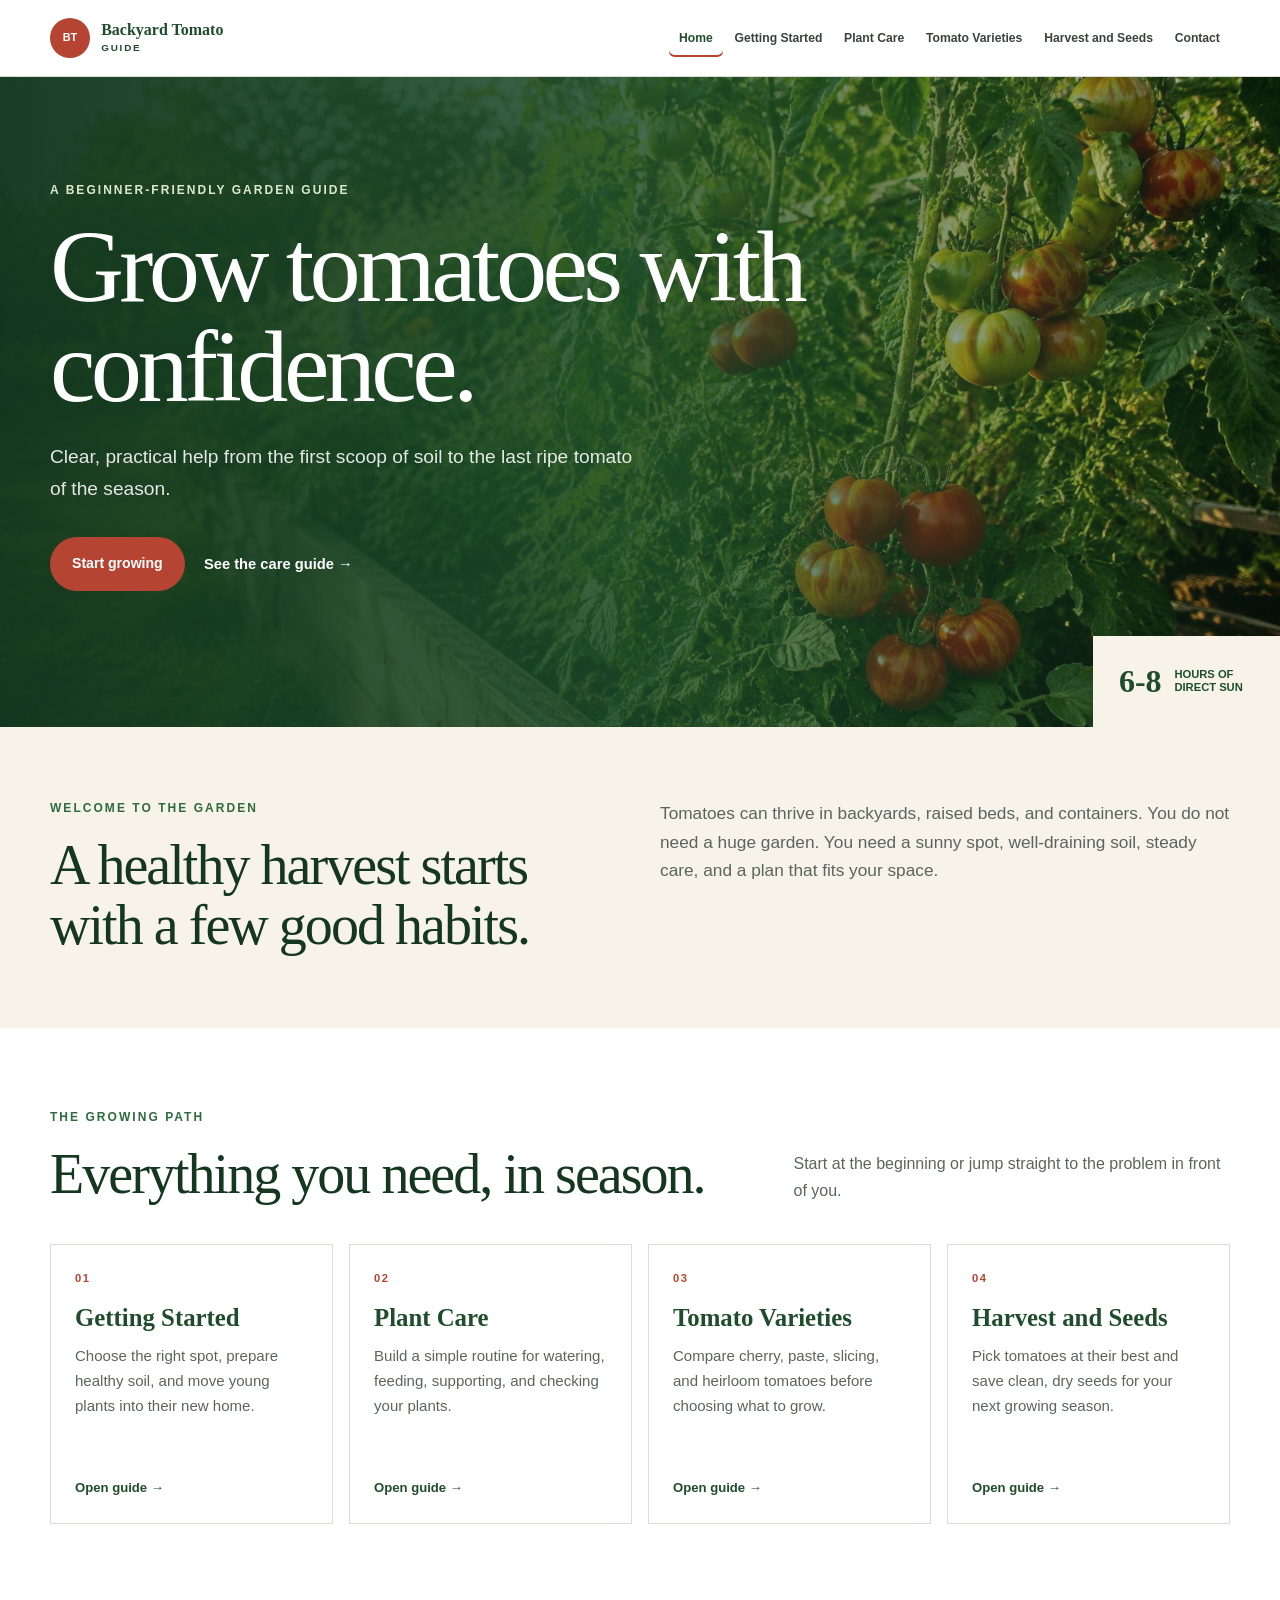
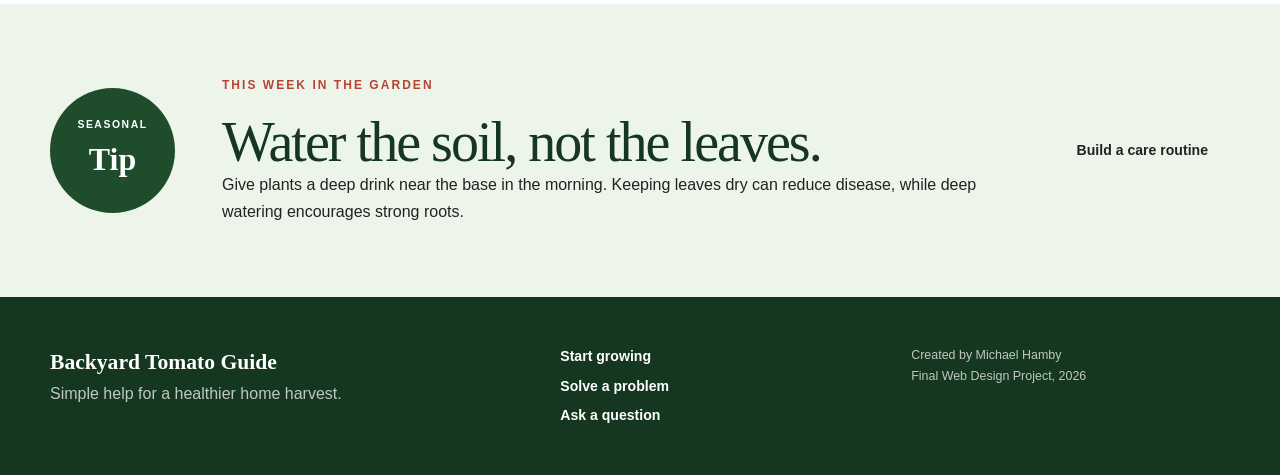
<file: index.html>
<!DOCTYPE html>
<html lang="en">
<head>
  <!-- Student Name: Michael Hamby | File Name: index.html | Current Date: 08/07/2026 -->
  <meta charset="utf-8">
  <meta name="viewport" content="width=device-width, initial-scale=1">
  <meta name="description" content="A beginner-friendly guide to growing, caring for, harvesting, and saving seeds from backyard tomatoes.">
  <title>Backyard Tomato Guide</title>
  <link rel="stylesheet" href="styles.css">
</head>
<body>
  <a class="skip-link" href="#main-content">Skip to main content</a>
  <header class="site-header"><div class="container nav-wrap">
    <a class="brand" href="index.html"><span class="brand-mark">BT</span><span class="brand-text">Backyard Tomato<small>Guide</small></span></a>
    <button class="menu-button" type="button" aria-expanded="false" aria-controls="site-navigation"><span class="menu-icon"><span></span><span></span><span></span></span>Menu</button>
    <nav class="site-nav" id="site-navigation" aria-label="Main navigation">
      <a class="active" href="index.html">Home</a><a href="getting-started.html">Getting Started</a><a href="plant-care.html">Plant Care</a><a href="varieties.html">Tomato Varieties</a><a href="harvest-seeds.html">Harvest and Seeds</a><a href="contact.html">Contact</a>
    </nav>
  </div></header>
  <main id="main-content">
    <section class="hero"><div class="container hero-content"><p class="eyebrow light">A beginner-friendly garden guide</p><h1>Grow tomatoes with confidence.</h1><p class="hero-lede">Clear, practical help from the first scoop of soil to the last ripe tomato of the season.</p><div class="button-row"><a class="button button-primary" href="getting-started.html">Start growing</a><a class="text-link" href="plant-care.html">See the care guide →</a></div></div><div class="hero-fact"><strong>6-8</strong><span>hours of direct sun</span></div></section>
    <section class="intro"><div class="container intro-grid"><div><p class="eyebrow">Welcome to the garden</p><h2>A healthy harvest starts with a few good habits.</h2></div><p class="large-copy">Tomatoes can thrive in backyards, raised beds, and containers. You do not need a huge garden. You need a sunny spot, well-draining soil, steady care, and a plan that fits your space.</p></div></section>
    <section class="section"><div class="container"><div class="section-heading split-heading"><div><p class="eyebrow">The growing path</p><h2>Everything you need, in season.</h2></div><p>Start at the beginning or jump straight to the problem in front of you.</p></div><div class="guide-grid">
      <article class="guide-card"><span class="number">01</span><h3>Getting Started</h3><p>Choose the right spot, prepare healthy soil, and move young plants into their new home.</p><a href="getting-started.html">Open guide →</a></article>
      <article class="guide-card"><span class="number">02</span><h3>Plant Care</h3><p>Build a simple routine for watering, feeding, supporting, and checking your plants.</p><a href="plant-care.html">Open guide →</a></article>
      <article class="guide-card"><span class="number">03</span><h3>Tomato Varieties</h3><p>Compare cherry, paste, slicing, and heirloom tomatoes before choosing what to grow.</p><a href="varieties.html">Open guide →</a></article>
      <article class="guide-card"><span class="number">04</span><h3>Harvest and Seeds</h3><p>Pick tomatoes at their best and save clean, dry seeds for your next growing season.</p><a href="harvest-seeds.html">Open guide →</a></article>
    </div></div></section>
    <section class="seasonal"><div class="container seasonal-grid"><div class="tip-circle"><small>Seasonal</small><strong>Tip</strong></div><div><p class="eyebrow red">This week in the garden</p><h2>Water the soil, not the leaves.</h2><p>Give plants a deep drink near the base in the morning. Keeping leaves dry can reduce disease, while deep watering encourages strong roots.</p></div><a class="button" href="plant-care.html">Build a care routine</a></div></section>
  </main>
  <footer class="site-footer"><div class="container footer-grid"><div><p class="footer-brand">Backyard Tomato Guide</p><p>Simple help for a healthier home harvest.</p></div><div class="footer-links"><a href="getting-started.html">Start growing</a><a href="plant-care.html">Solve a problem</a><a href="contact.html">Ask a question</a></div><p class="copyright">Created by Michael Hamby<br>Final Web Design Project, 2026</p></div></footer>
  <script src="script.js"></script>
</body>
</html>
</file>
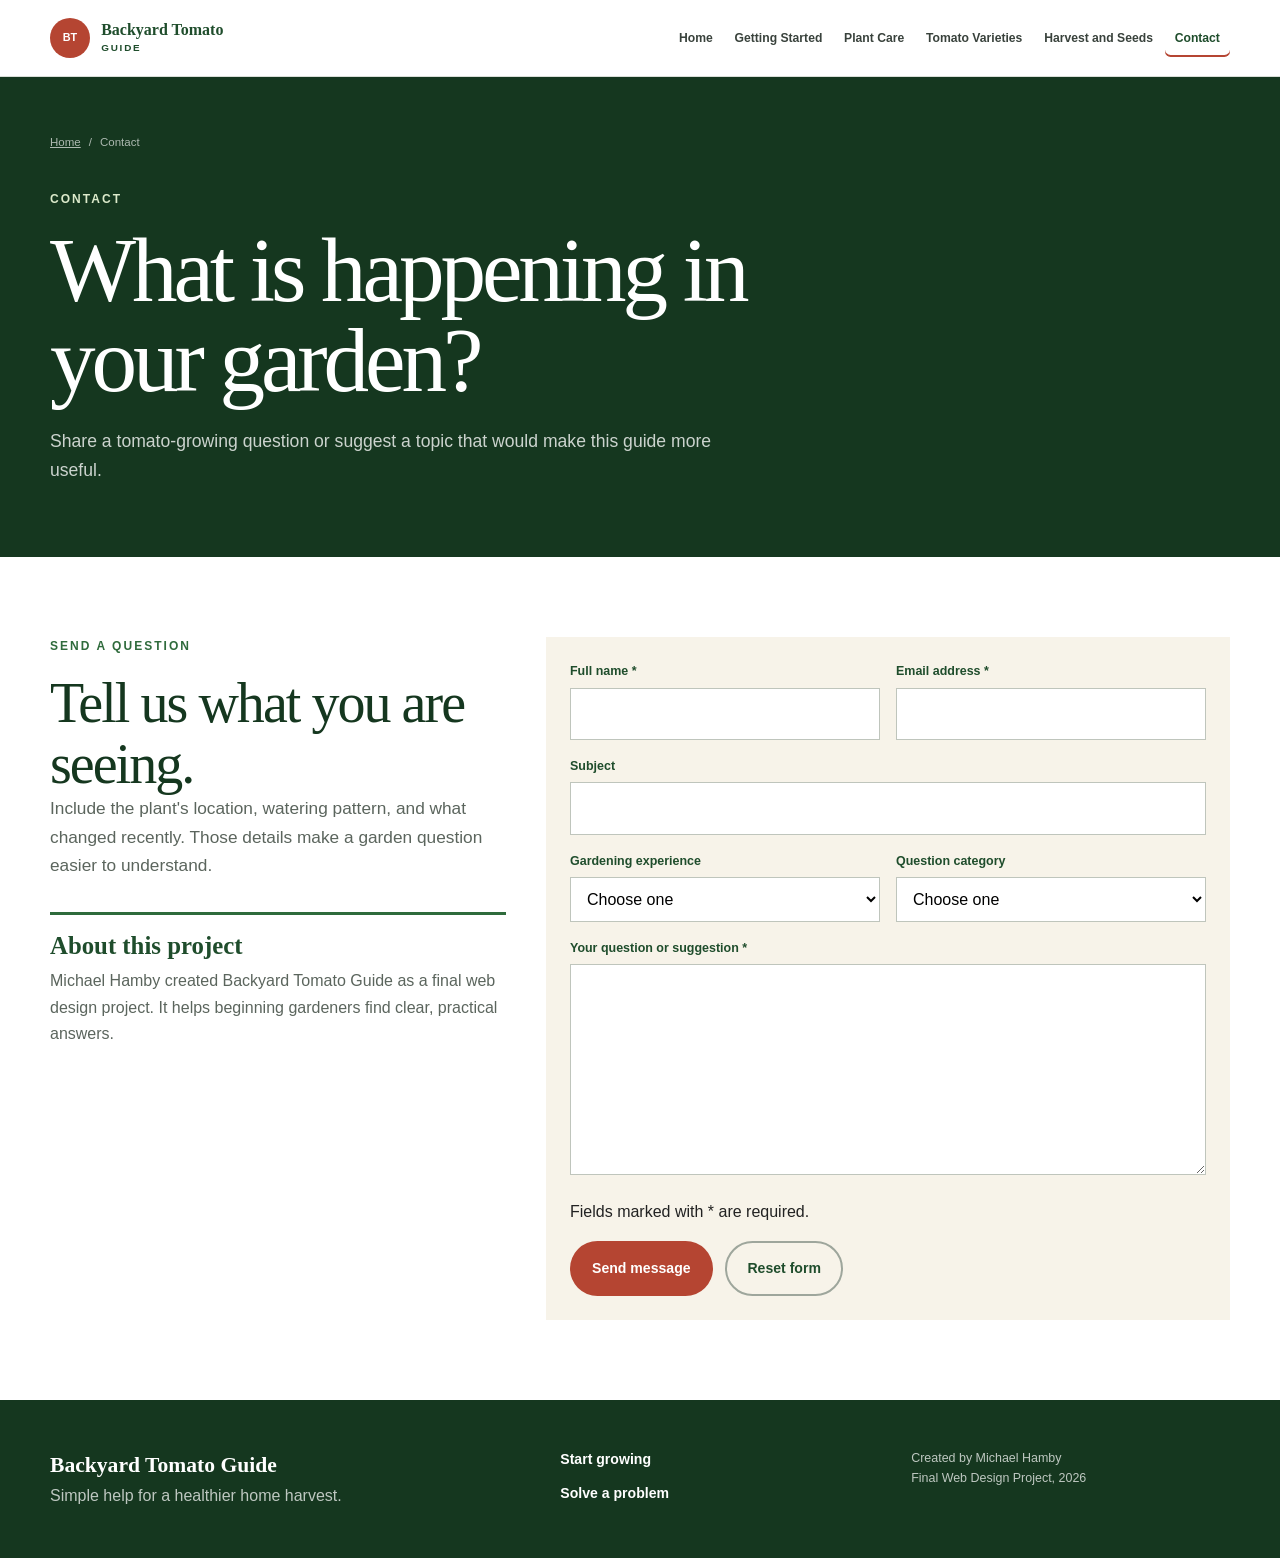
<file: contact.html>
<!DOCTYPE html><html lang="en"><head>
  <!-- Student Name: Michael Hamby | File Name: contact.html | Current Date: 08/07/2026 -->
  <meta charset="utf-8"><meta name="viewport" content="width=device-width, initial-scale=1"><meta name="description" content="Submit a tomato-growing question or suggestion for the Backyard Tomato Guide."><title>Contact | Backyard Tomato Guide</title><link rel="stylesheet" href="styles.css">
</head><body><a class="skip-link" href="#main-content">Skip to main content</a>
<header class="site-header"><div class="container nav-wrap"><a class="brand" href="index.html"><span class="brand-mark">BT</span><span class="brand-text">Backyard Tomato<small>Guide</small></span></a><button class="menu-button" type="button" aria-expanded="false" aria-controls="site-navigation"><span class="menu-icon"><span></span><span></span><span></span></span>Menu</button><nav class="site-nav" id="site-navigation" aria-label="Main navigation"><a href="index.html">Home</a><a href="getting-started.html">Getting Started</a><a href="plant-care.html">Plant Care</a><a href="varieties.html">Tomato Varieties</a><a href="harvest-seeds.html">Harvest and Seeds</a><a class="active" href="contact.html">Contact</a></nav></div></header>
<main id="main-content"><section class="page-hero"><div class="container"><div class="breadcrumbs"><a href="index.html">Home</a><span>/</span><span>Contact</span></div><p class="eyebrow light">Contact</p><h1>What is happening in your garden?</h1><p>Share a tomato-growing question or suggest a topic that would make this guide more useful.</p></div></section>
<section class="section"><div class="container contact-layout"><div><p class="eyebrow">Send a question</p><h2>Tell us what you are seeing.</h2><p class="large-copy">Include the plant's location, watering pattern, and what changed recently. Those details make a garden question easier to understand.</p><aside class="about-project"><h3>About this project</h3><p>Michael Hamby created Backyard Tomato Guide as a final web design project. It helps beginning gardeners find clear, practical answers.</p></aside></div>
<form class="contact-form"><div class="form-grid"><div class="field"><label for="name">Full name *</label><input id="name" name="name" required autocomplete="name"></div><div class="field"><label for="email">Email address *</label><input id="email" name="email" type="email" required autocomplete="email"></div></div><div class="field"><label for="subject">Subject</label><input id="subject" name="subject"></div><div class="form-grid"><div class="field"><label for="experience">Gardening experience</label><select id="experience" name="experience"><option value="">Choose one</option><option>New gardener</option><option>One to two seasons</option><option>Experienced gardener</option></select></div><div class="field"><label for="category">Question category</label><select id="category" name="category"><option value="">Choose one</option><option>Getting started</option><option>Plant care</option><option>Varieties</option><option>Harvest or seeds</option><option>Website suggestion</option></select></div></div><div class="field"><label for="message">Your question or suggestion *</label><textarea id="message" name="message" rows="7" required></textarea></div><p>Fields marked with * are required.</p><div class="form-actions"><button class="button button-primary" type="submit">Send message</button><button class="button reset-button" type="reset">Reset form</button></div><p class="form-status" role="status">Thank you. This demonstration form works, but it does not send information to a server.</p></form>
</div></section></main>
<footer class="site-footer"><div class="container footer-grid"><div><p class="footer-brand">Backyard Tomato Guide</p><p>Simple help for a healthier home harvest.</p></div><div class="footer-links"><a href="getting-started.html">Start growing</a><a href="plant-care.html">Solve a problem</a></div><p class="copyright">Created by Michael Hamby<br>Final Web Design Project, 2026</p></div></footer><script src="script.js"></script></body></html>
</file>
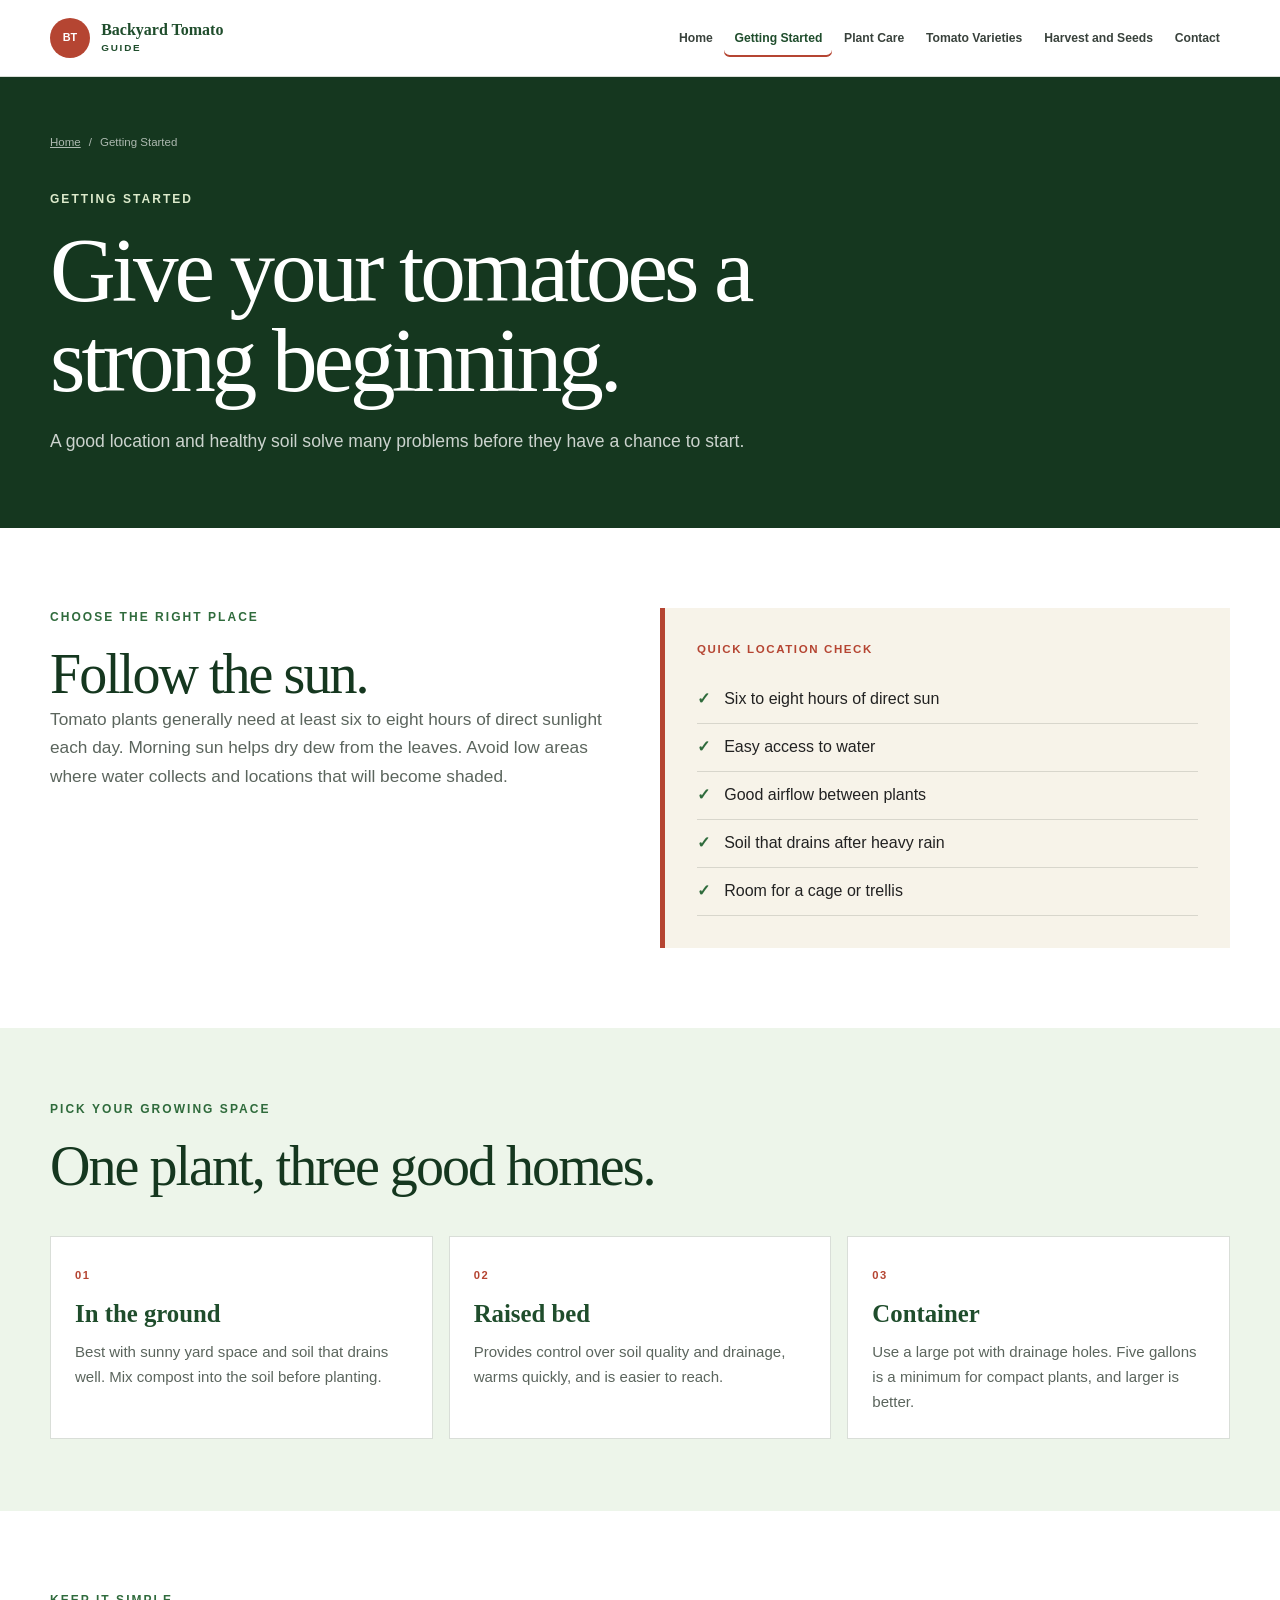
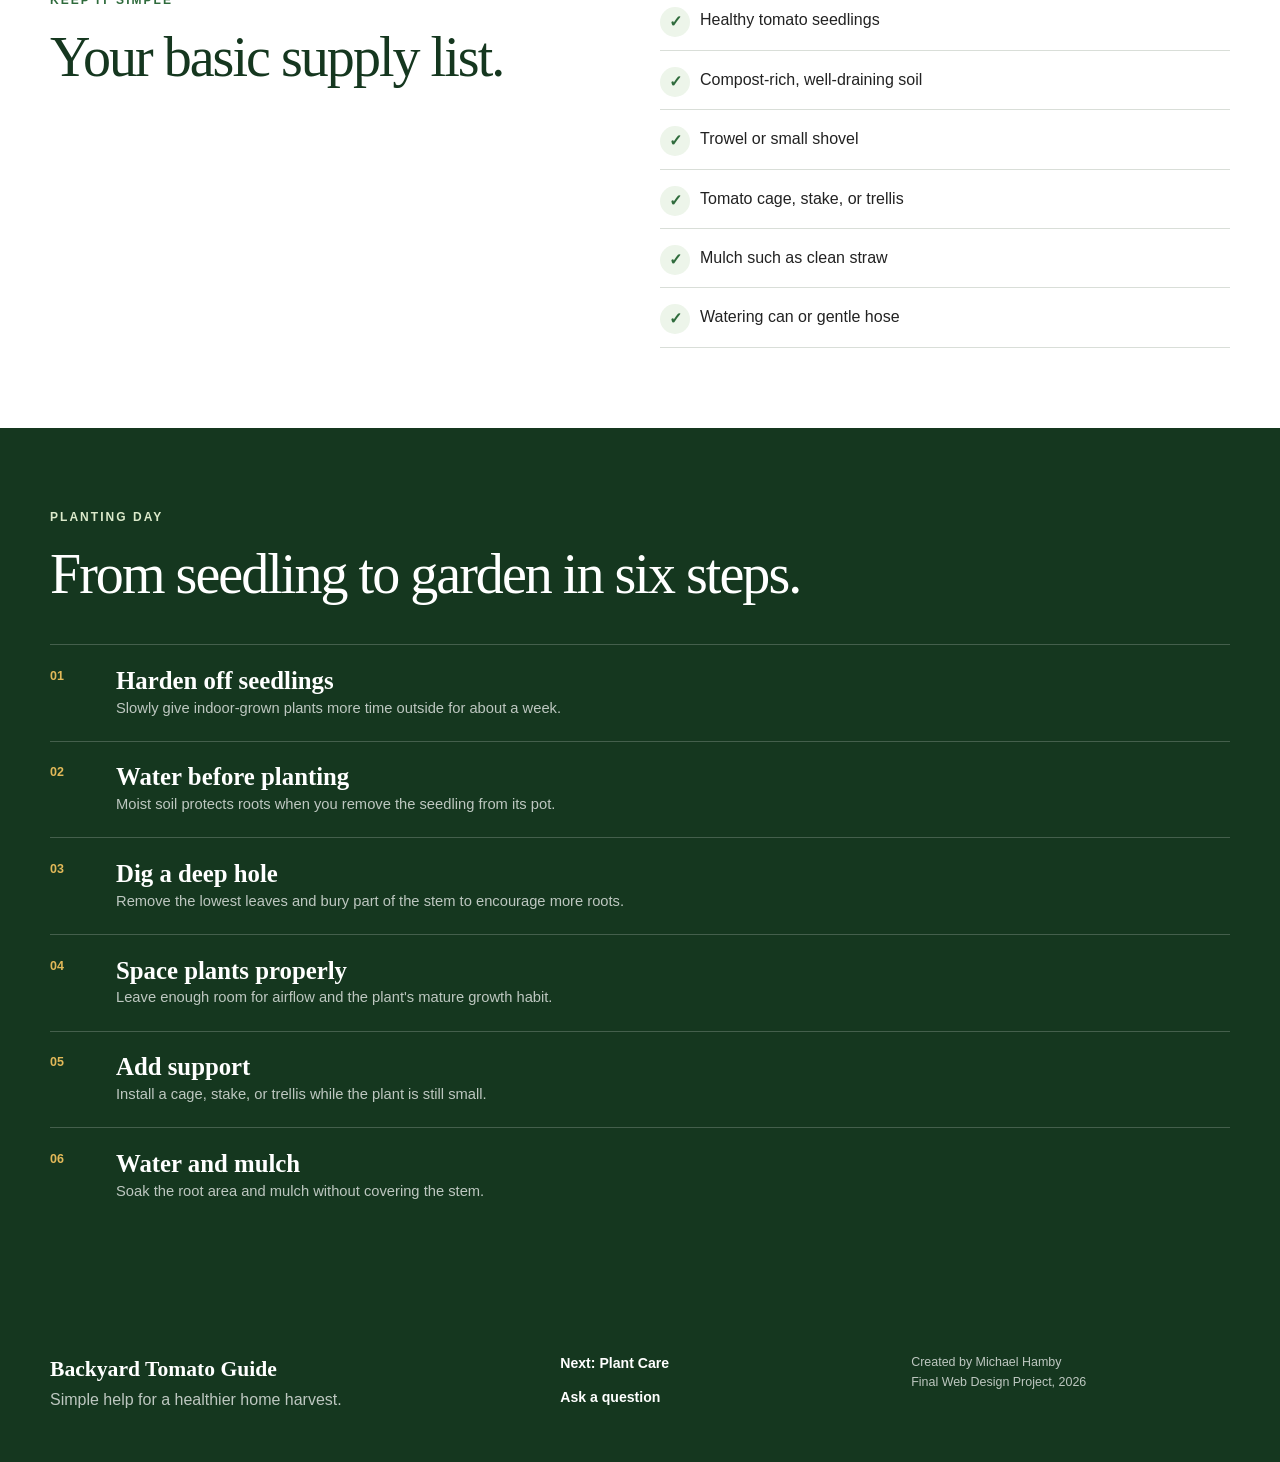
<file: getting-started.html>
<!DOCTYPE html><html lang="en"><head>
  <!-- Student Name: Michael Hamby | File Name: getting-started.html | Current Date: 08/07/2026 -->
  <meta charset="utf-8"><meta name="viewport" content="width=device-width, initial-scale=1"><meta name="description" content="Choose a sunny location, prepare healthy soil, and transplant tomato seedlings successfully."><title>Getting Started | Backyard Tomato Guide</title><link rel="stylesheet" href="styles.css">
</head><body><a class="skip-link" href="#main-content">Skip to main content</a>
<header class="site-header"><div class="container nav-wrap"><a class="brand" href="index.html"><span class="brand-mark">BT</span><span class="brand-text">Backyard Tomato<small>Guide</small></span></a><button class="menu-button" type="button" aria-expanded="false" aria-controls="site-navigation"><span class="menu-icon"><span></span><span></span><span></span></span>Menu</button><nav class="site-nav" id="site-navigation" aria-label="Main navigation"><a href="index.html">Home</a><a class="active" href="getting-started.html">Getting Started</a><a href="plant-care.html">Plant Care</a><a href="varieties.html">Tomato Varieties</a><a href="harvest-seeds.html">Harvest and Seeds</a><a href="contact.html">Contact</a></nav></div></header>
<main id="main-content"><section class="page-hero"><div class="container"><div class="breadcrumbs"><a href="index.html">Home</a><span>/</span><span>Getting Started</span></div><p class="eyebrow light">Getting Started</p><h1>Give your tomatoes a strong beginning.</h1><p>A good location and healthy soil solve many problems before they have a chance to start.</p></div></section>
<section class="section"><div class="container two-column"><div><p class="eyebrow">Choose the right place</p><h2>Follow the sun.</h2><p class="large-copy">Tomato plants generally need at least six to eight hours of direct sunlight each day. Morning sun helps dry dew from the leaves. Avoid low areas where water collects and locations that will become shaded.</p></div><aside class="note-card"><p>Quick location check</p><ul class="check-list"><li>Six to eight hours of direct sun</li><li>Easy access to water</li><li>Good airflow between plants</li><li>Soil that drains after heavy rain</li><li>Room for a cage or trellis</li></ul></aside></div></section>
<section class="soft-section"><div class="container"><div class="section-heading"><p class="eyebrow">Pick your growing space</p><h2>One plant, three good homes.</h2></div><div class="three-grid"><article class="info-card"><span class="card-kicker">01</span><h3>In the ground</h3><p>Best with sunny yard space and soil that drains well. Mix compost into the soil before planting.</p></article><article class="info-card"><span class="card-kicker">02</span><h3>Raised bed</h3><p>Provides control over soil quality and drainage, warms quickly, and is easier to reach.</p></article><article class="info-card"><span class="card-kicker">03</span><h3>Container</h3><p>Use a large pot with drainage holes. Five gallons is a minimum for compact plants, and larger is better.</p></article></div></div></section>
<section class="section"><div class="container two-column"><div><p class="eyebrow">Keep it simple</p><h2>Your basic supply list.</h2></div><ul class="supply-list"><li>Healthy tomato seedlings</li><li>Compost-rich, well-draining soil</li><li>Trowel or small shovel</li><li>Tomato cage, stake, or trellis</li><li>Mulch such as clean straw</li><li>Watering can or gentle hose</li></ul></div></section>
<section class="dark-section"><div class="container"><p class="eyebrow light">Planting day</p><h2>From seedling to garden in six steps.</h2><ol class="step-list"><li><span>01</span><div><h3>Harden off seedlings</h3><p>Slowly give indoor-grown plants more time outside for about a week.</p></div></li><li><span>02</span><div><h3>Water before planting</h3><p>Moist soil protects roots when you remove the seedling from its pot.</p></div></li><li><span>03</span><div><h3>Dig a deep hole</h3><p>Remove the lowest leaves and bury part of the stem to encourage more roots.</p></div></li><li><span>04</span><div><h3>Space plants properly</h3><p>Leave enough room for airflow and the plant's mature growth habit.</p></div></li><li><span>05</span><div><h3>Add support</h3><p>Install a cage, stake, or trellis while the plant is still small.</p></div></li><li><span>06</span><div><h3>Water and mulch</h3><p>Soak the root area and mulch without covering the stem.</p></div></li></ol></div></section></main>
<footer class="site-footer"><div class="container footer-grid"><div><p class="footer-brand">Backyard Tomato Guide</p><p>Simple help for a healthier home harvest.</p></div><div class="footer-links"><a href="plant-care.html">Next: Plant Care</a><a href="contact.html">Ask a question</a></div><p class="copyright">Created by Michael Hamby<br>Final Web Design Project, 2026</p></div></footer><script src="script.js"></script></body></html>
</file>
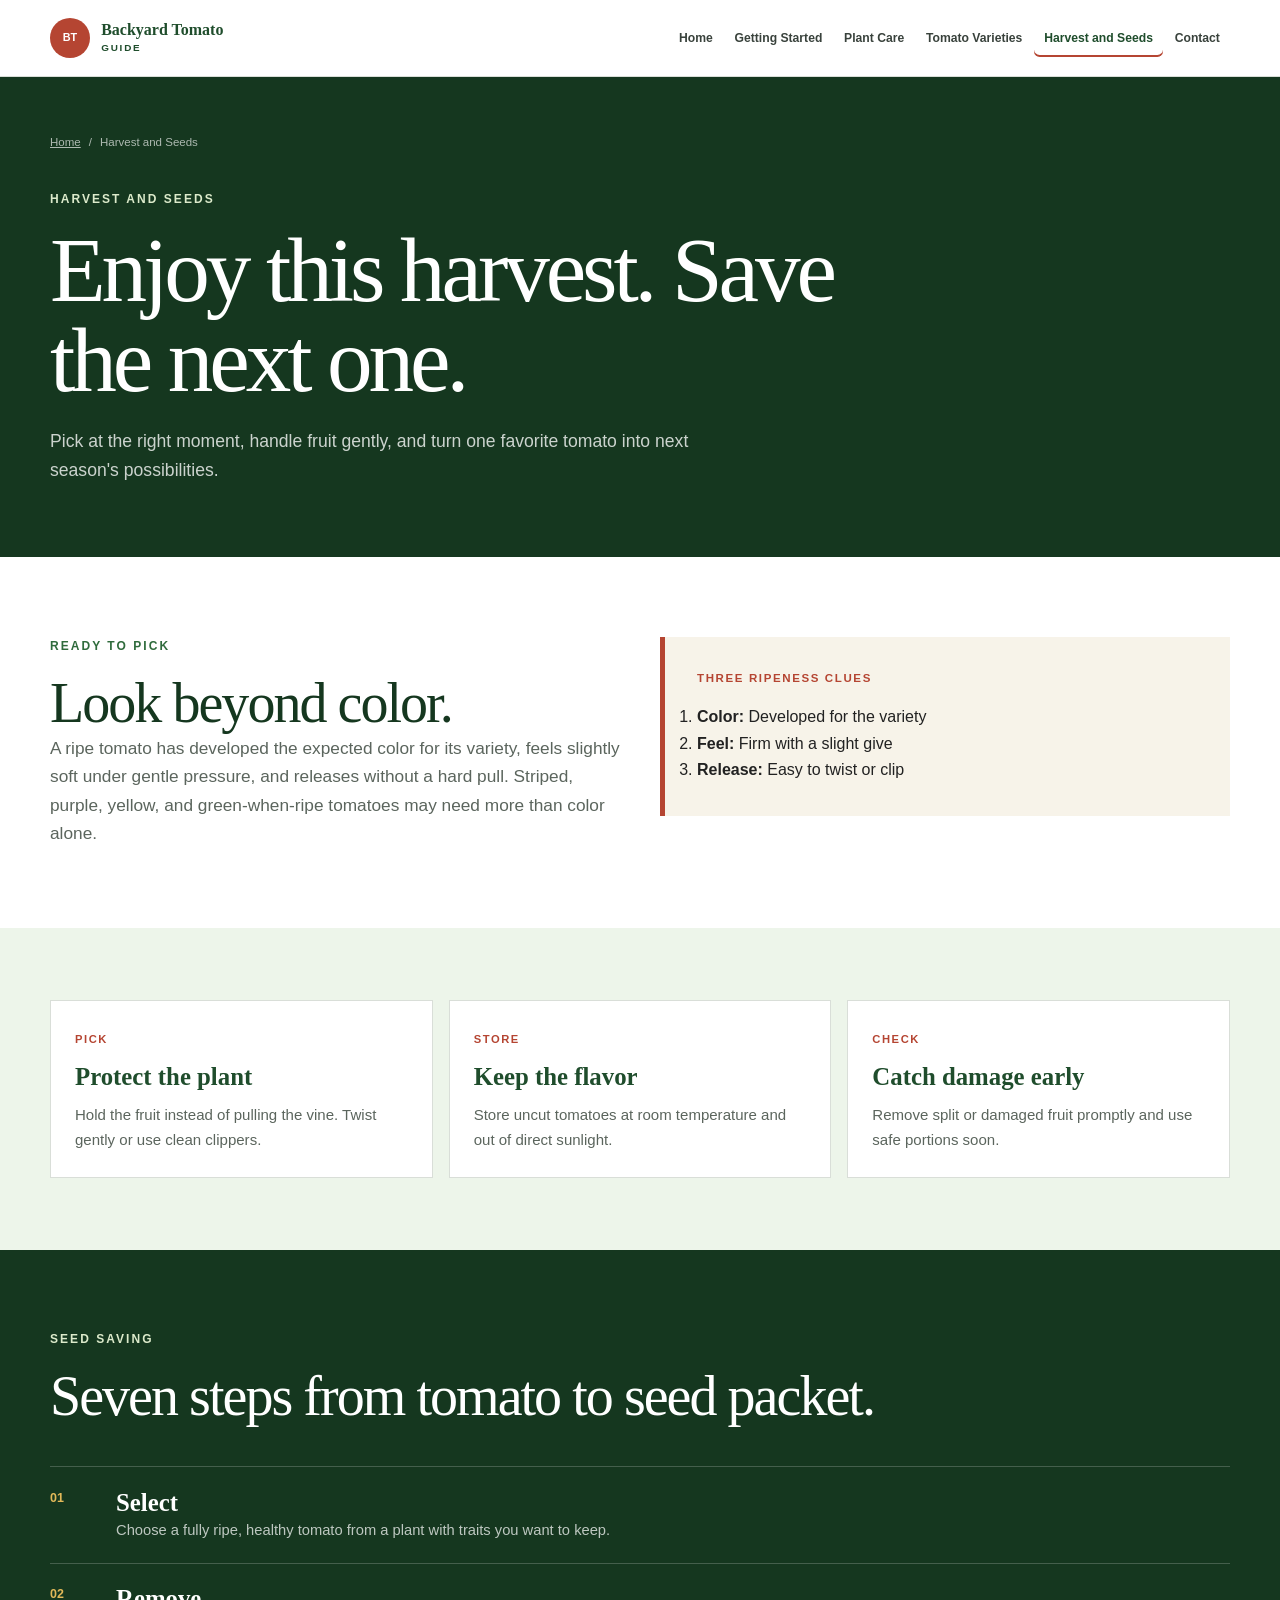
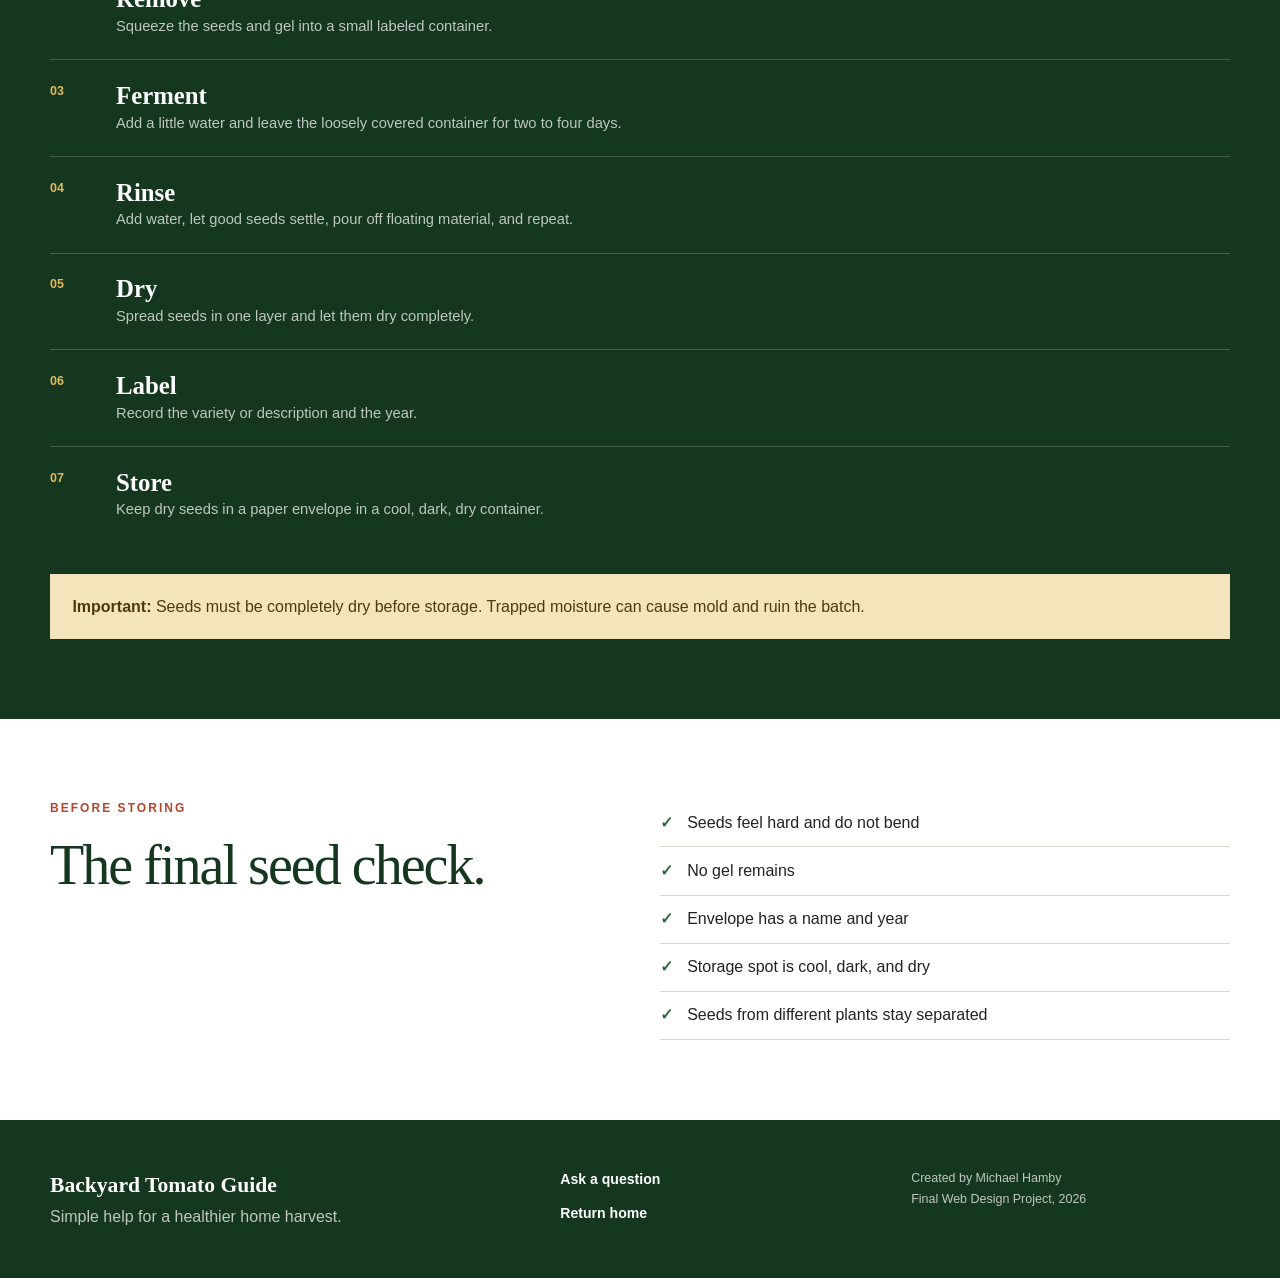
<file: harvest-seeds.html>
<!DOCTYPE html><html lang="en"><head>
  <!-- Student Name: Michael Hamby | File Name: harvest-seeds.html | Current Date: 08/07/2026 -->
  <meta charset="utf-8"><meta name="viewport" content="width=device-width, initial-scale=1"><meta name="description" content="Learn when to pick ripe tomatoes and how to save clean, dry tomato seeds."><title>Harvest and Seeds | Backyard Tomato Guide</title><link rel="stylesheet" href="styles.css">
</head><body><a class="skip-link" href="#main-content">Skip to main content</a>
<header class="site-header"><div class="container nav-wrap"><a class="brand" href="index.html"><span class="brand-mark">BT</span><span class="brand-text">Backyard Tomato<small>Guide</small></span></a><button class="menu-button" type="button" aria-expanded="false" aria-controls="site-navigation"><span class="menu-icon"><span></span><span></span><span></span></span>Menu</button><nav class="site-nav" id="site-navigation" aria-label="Main navigation"><a href="index.html">Home</a><a href="getting-started.html">Getting Started</a><a href="plant-care.html">Plant Care</a><a href="varieties.html">Tomato Varieties</a><a class="active" href="harvest-seeds.html">Harvest and Seeds</a><a href="contact.html">Contact</a></nav></div></header>
<main id="main-content"><section class="page-hero"><div class="container"><div class="breadcrumbs"><a href="index.html">Home</a><span>/</span><span>Harvest and Seeds</span></div><p class="eyebrow light">Harvest and Seeds</p><h1>Enjoy this harvest. Save the next one.</h1><p>Pick at the right moment, handle fruit gently, and turn one favorite tomato into next season's possibilities.</p></div></section>
<section class="section"><div class="container two-column"><div><p class="eyebrow">Ready to pick</p><h2>Look beyond color.</h2><p class="large-copy">A ripe tomato has developed the expected color for its variety, feels slightly soft under gentle pressure, and releases without a hard pull. Striped, purple, yellow, and green-when-ripe tomatoes may need more than color alone.</p></div><aside class="note-card"><p>Three ripeness clues</p><ol><li><strong>Color:</strong> Developed for the variety</li><li><strong>Feel:</strong> Firm with a slight give</li><li><strong>Release:</strong> Easy to twist or clip</li></ol></aside></div></section>
<section class="soft-section"><div class="container three-grid"><article class="info-card"><span class="card-kicker">Pick</span><h3>Protect the plant</h3><p>Hold the fruit instead of pulling the vine. Twist gently or use clean clippers.</p></article><article class="info-card"><span class="card-kicker">Store</span><h3>Keep the flavor</h3><p>Store uncut tomatoes at room temperature and out of direct sunlight.</p></article><article class="info-card"><span class="card-kicker">Check</span><h3>Catch damage early</h3><p>Remove split or damaged fruit promptly and use safe portions soon.</p></article></div></section>
<section class="dark-section"><div class="container"><p class="eyebrow light">Seed saving</p><h2>Seven steps from tomato to seed packet.</h2><ol class="seed-steps"><li><span>01</span><div><h3>Select</h3><p>Choose a fully ripe, healthy tomato from a plant with traits you want to keep.</p></div></li><li><span>02</span><div><h3>Remove</h3><p>Squeeze the seeds and gel into a small labeled container.</p></div></li><li><span>03</span><div><h3>Ferment</h3><p>Add a little water and leave the loosely covered container for two to four days.</p></div></li><li><span>04</span><div><h3>Rinse</h3><p>Add water, let good seeds settle, pour off floating material, and repeat.</p></div></li><li><span>05</span><div><h3>Dry</h3><p>Spread seeds in one layer and let them dry completely.</p></div></li><li><span>06</span><div><h3>Label</h3><p>Record the variety or description and the year.</p></div></li><li><span>07</span><div><h3>Store</h3><p>Keep dry seeds in a paper envelope in a cool, dark, dry container.</p></div></li></ol><aside class="warning"><strong>Important:</strong> Seeds must be completely dry before storage. Trapped moisture can cause mold and ruin the batch.</aside></div></section>
<section class="section"><div class="container two-column"><div><p class="eyebrow red">Before storing</p><h2>The final seed check.</h2></div><ul class="check-list"><li>Seeds feel hard and do not bend</li><li>No gel remains</li><li>Envelope has a name and year</li><li>Storage spot is cool, dark, and dry</li><li>Seeds from different plants stay separated</li></ul></div></section></main>
<footer class="site-footer"><div class="container footer-grid"><div><p class="footer-brand">Backyard Tomato Guide</p><p>Simple help for a healthier home harvest.</p></div><div class="footer-links"><a href="contact.html">Ask a question</a><a href="index.html">Return home</a></div><p class="copyright">Created by Michael Hamby<br>Final Web Design Project, 2026</p></div></footer><script src="script.js"></script></body></html>
</file>
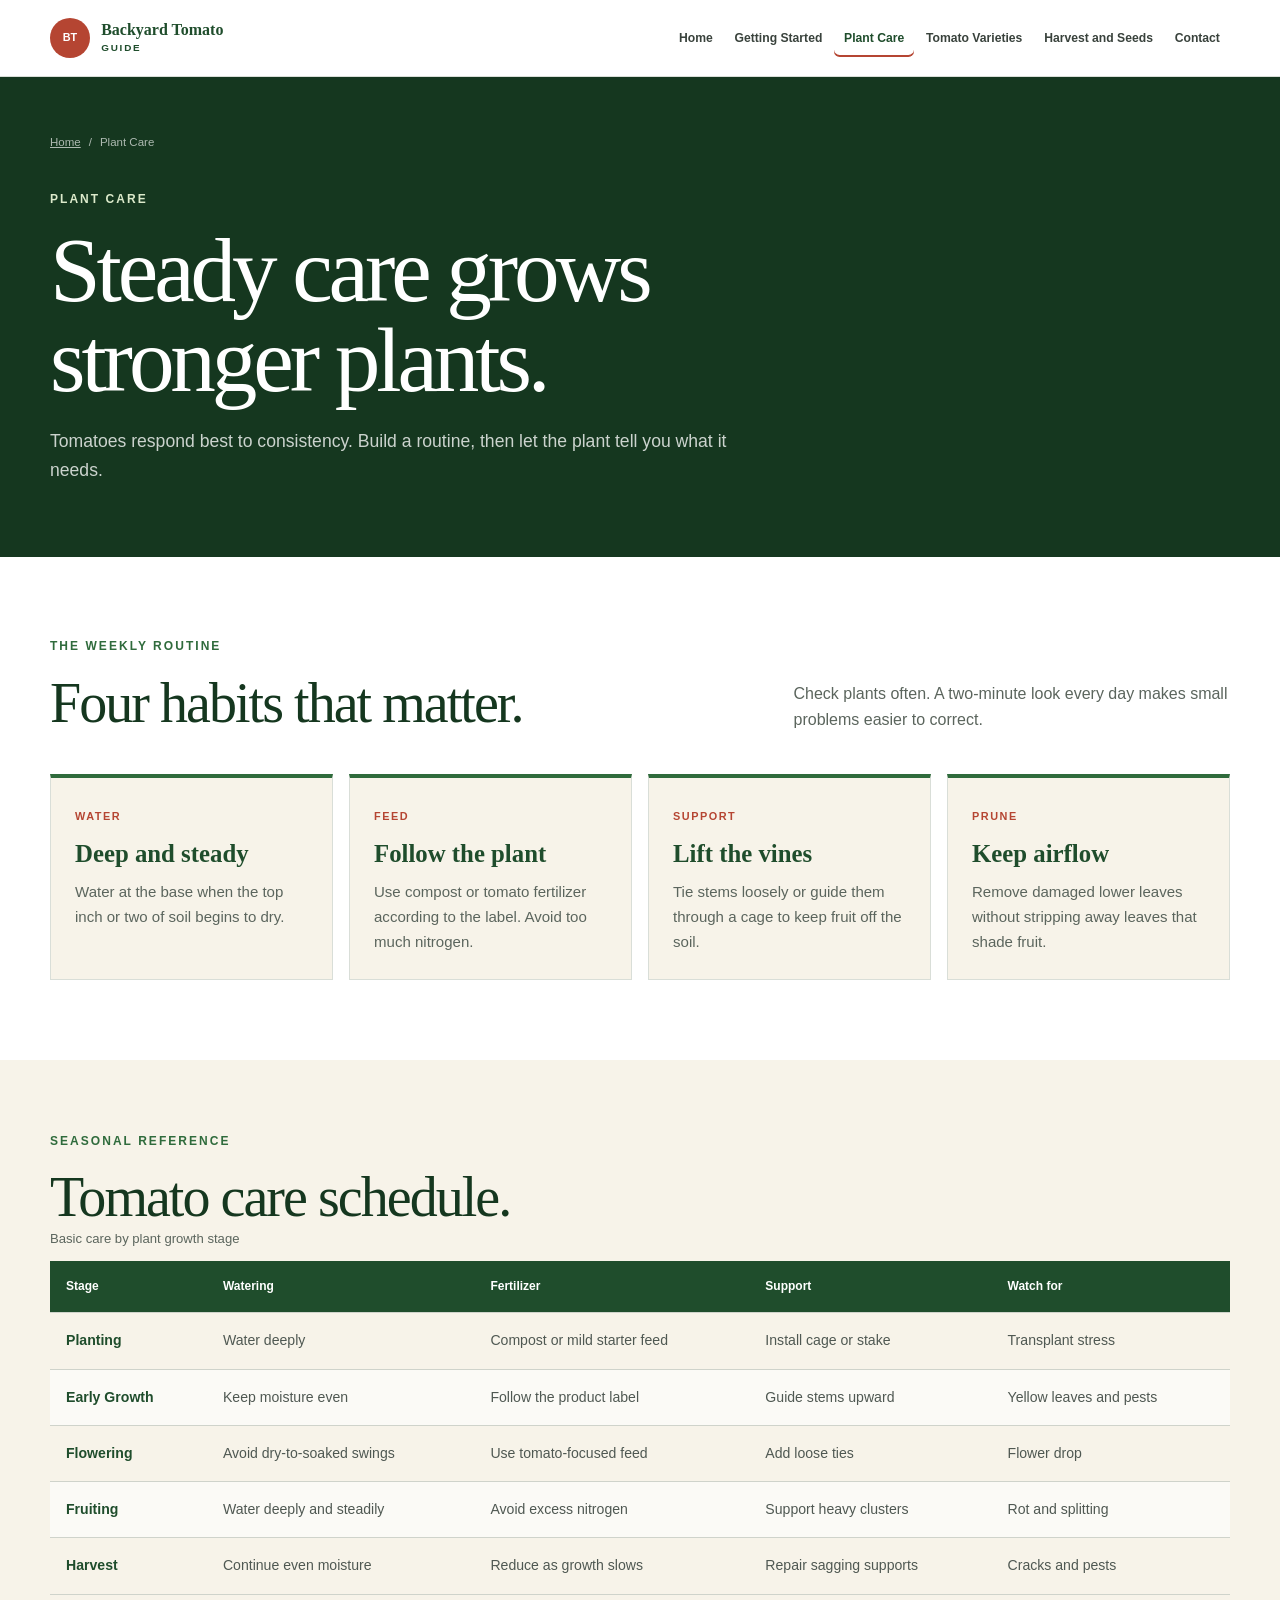
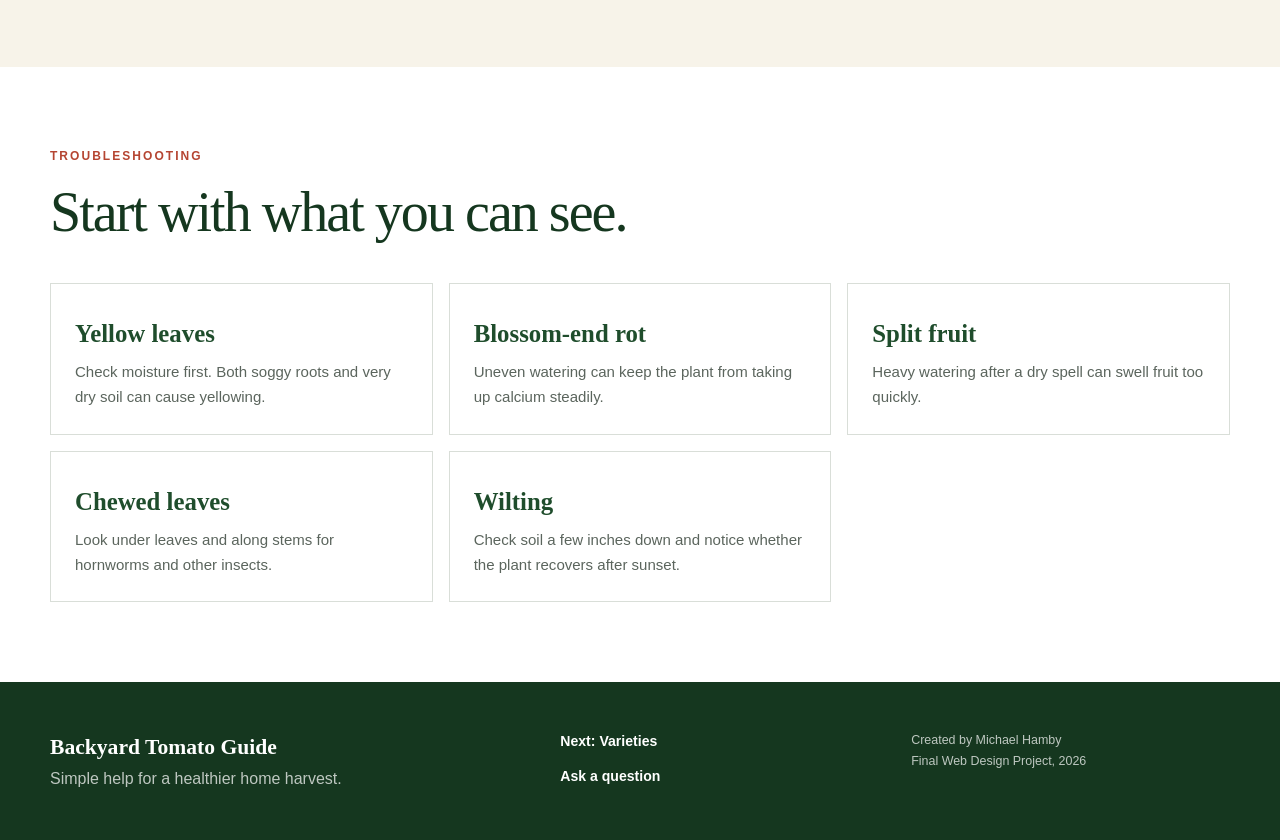
<file: plant-care.html>
<!DOCTYPE html><html lang="en"><head>
  <!-- Student Name: Michael Hamby | File Name: plant-care.html | Current Date: 08/07/2026 -->
  <meta charset="utf-8"><meta name="viewport" content="width=device-width, initial-scale=1"><meta name="description" content="Build a simple tomato watering, feeding, support, and troubleshooting routine."><title>Plant Care | Backyard Tomato Guide</title><link rel="stylesheet" href="styles.css">
</head><body><a class="skip-link" href="#main-content">Skip to main content</a>
<header class="site-header"><div class="container nav-wrap"><a class="brand" href="index.html"><span class="brand-mark">BT</span><span class="brand-text">Backyard Tomato<small>Guide</small></span></a><button class="menu-button" type="button" aria-expanded="false" aria-controls="site-navigation"><span class="menu-icon"><span></span><span></span><span></span></span>Menu</button><nav class="site-nav" id="site-navigation" aria-label="Main navigation"><a href="index.html">Home</a><a href="getting-started.html">Getting Started</a><a class="active" href="plant-care.html">Plant Care</a><a href="varieties.html">Tomato Varieties</a><a href="harvest-seeds.html">Harvest and Seeds</a><a href="contact.html">Contact</a></nav></div></header>
<main id="main-content"><section class="page-hero"><div class="container"><div class="breadcrumbs"><a href="index.html">Home</a><span>/</span><span>Plant Care</span></div><p class="eyebrow light">Plant Care</p><h1>Steady care grows stronger plants.</h1><p>Tomatoes respond best to consistency. Build a routine, then let the plant tell you what it needs.</p></div></section>
<section class="section"><div class="container"><div class="section-heading split-heading"><div><p class="eyebrow">The weekly routine</p><h2>Four habits that matter.</h2></div><p>Check plants often. A two-minute look every day makes small problems easier to correct.</p></div><div class="four-grid"><article class="care-card"><span>Water</span><h3>Deep and steady</h3><p>Water at the base when the top inch or two of soil begins to dry.</p></article><article class="care-card"><span>Feed</span><h3>Follow the plant</h3><p>Use compost or tomato fertilizer according to the label. Avoid too much nitrogen.</p></article><article class="care-card"><span>Support</span><h3>Lift the vines</h3><p>Tie stems loosely or guide them through a cage to keep fruit off the soil.</p></article><article class="care-card"><span>Prune</span><h3>Keep airflow</h3><p>Remove damaged lower leaves without stripping away leaves that shade fruit.</p></article></div></div></section>
<section class="table-section"><div class="container"><p class="eyebrow">Seasonal reference</p><h2>Tomato care schedule.</h2><div class="table-wrap"><table><caption>Basic care by plant growth stage</caption><thead><tr><th scope="col">Stage</th><th scope="col">Watering</th><th scope="col">Fertilizer</th><th scope="col">Support</th><th scope="col">Watch for</th></tr></thead><tbody><tr><th scope="row">Planting</th><td>Water deeply</td><td>Compost or mild starter feed</td><td>Install cage or stake</td><td>Transplant stress</td></tr><tr><th scope="row">Early Growth</th><td>Keep moisture even</td><td>Follow the product label</td><td>Guide stems upward</td><td>Yellow leaves and pests</td></tr><tr><th scope="row">Flowering</th><td>Avoid dry-to-soaked swings</td><td>Use tomato-focused feed</td><td>Add loose ties</td><td>Flower drop</td></tr><tr><th scope="row">Fruiting</th><td>Water deeply and steadily</td><td>Avoid excess nitrogen</td><td>Support heavy clusters</td><td>Rot and splitting</td></tr><tr><th scope="row">Harvest</th><td>Continue even moisture</td><td>Reduce as growth slows</td><td>Repair sagging supports</td><td>Cracks and pests</td></tr></tbody></table></div></div></section>
<section class="section"><div class="container"><div class="section-heading"><p class="eyebrow red">Troubleshooting</p><h2>Start with what you can see.</h2></div><div class="problem-grid"><article class="problem-card"><h3>Yellow leaves</h3><p>Check moisture first. Both soggy roots and very dry soil can cause yellowing.</p></article><article class="problem-card"><h3>Blossom-end rot</h3><p>Uneven watering can keep the plant from taking up calcium steadily.</p></article><article class="problem-card"><h3>Split fruit</h3><p>Heavy watering after a dry spell can swell fruit too quickly.</p></article><article class="problem-card"><h3>Chewed leaves</h3><p>Look under leaves and along stems for hornworms and other insects.</p></article><article class="problem-card"><h3>Wilting</h3><p>Check soil a few inches down and notice whether the plant recovers after sunset.</p></article></div></div></section></main>
<footer class="site-footer"><div class="container footer-grid"><div><p class="footer-brand">Backyard Tomato Guide</p><p>Simple help for a healthier home harvest.</p></div><div class="footer-links"><a href="varieties.html">Next: Varieties</a><a href="contact.html">Ask a question</a></div><p class="copyright">Created by Michael Hamby<br>Final Web Design Project, 2026</p></div></footer><script src="script.js"></script></body></html>
</file>
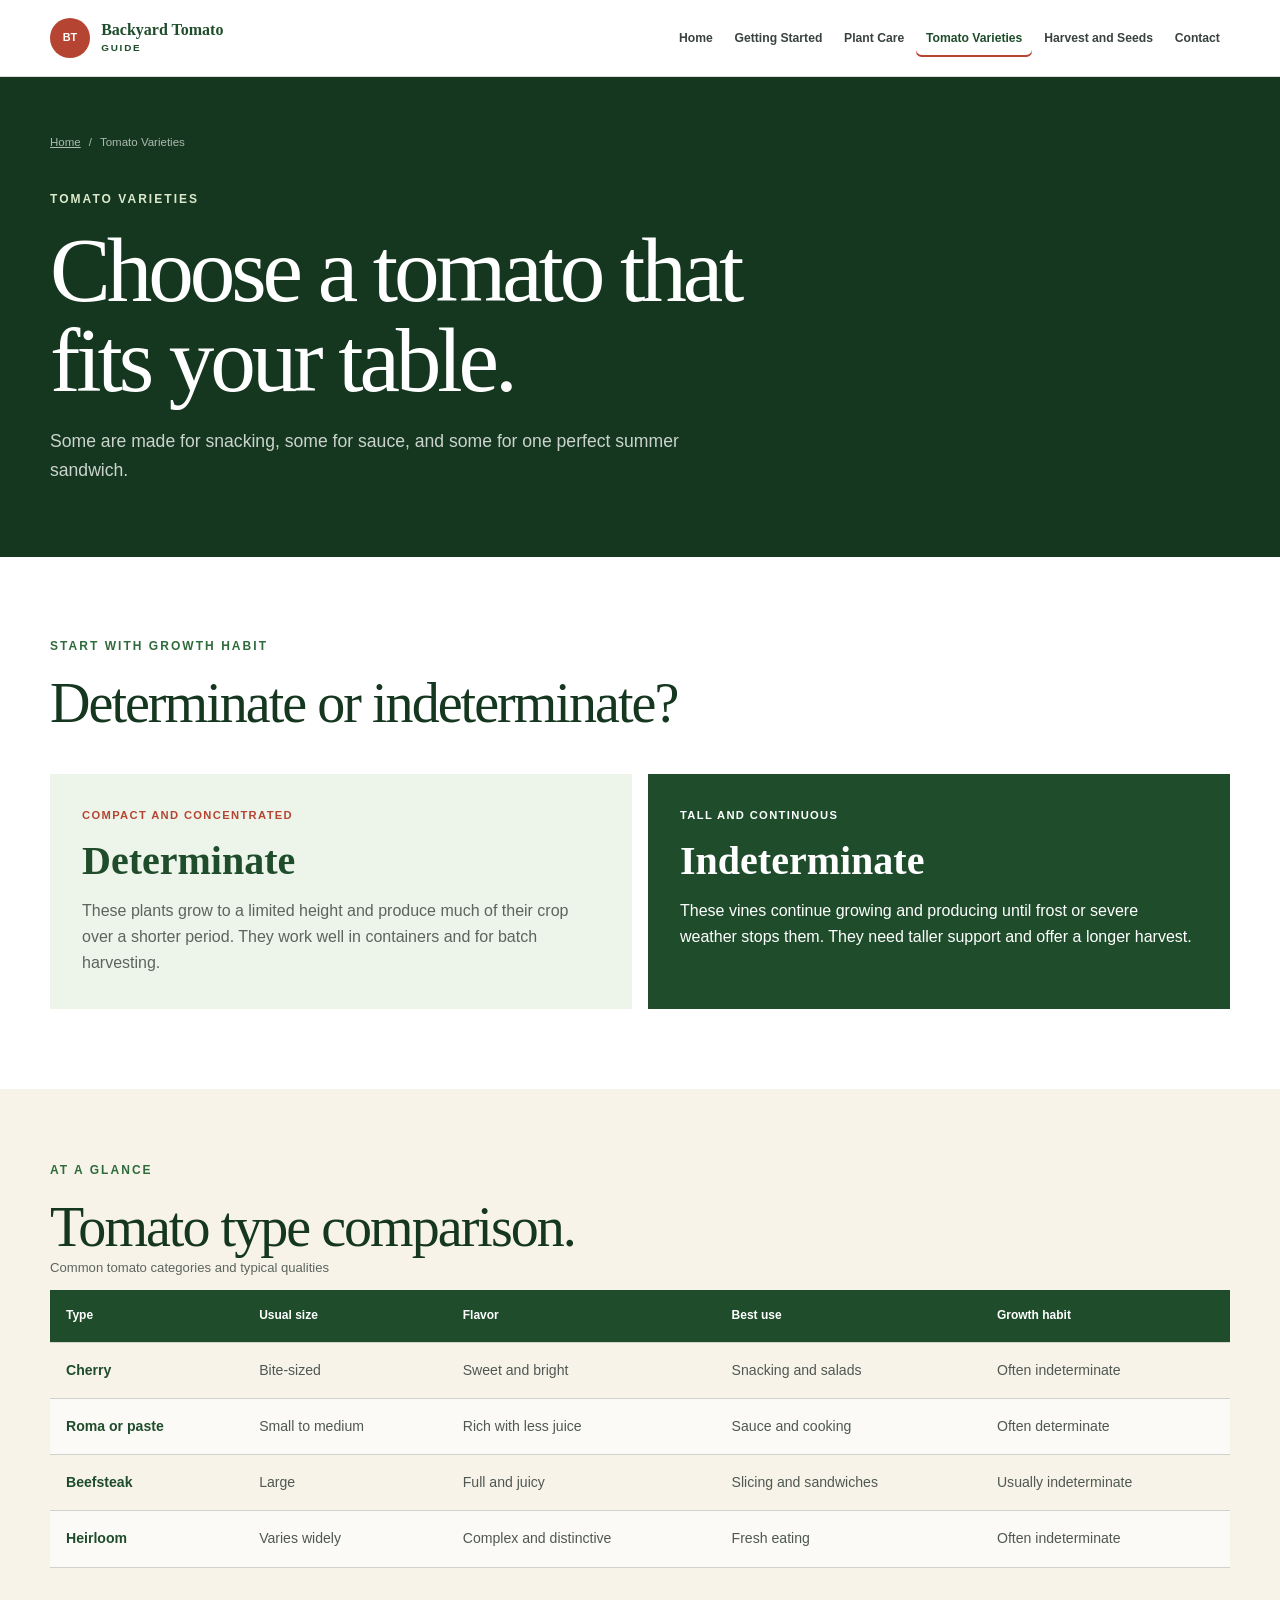
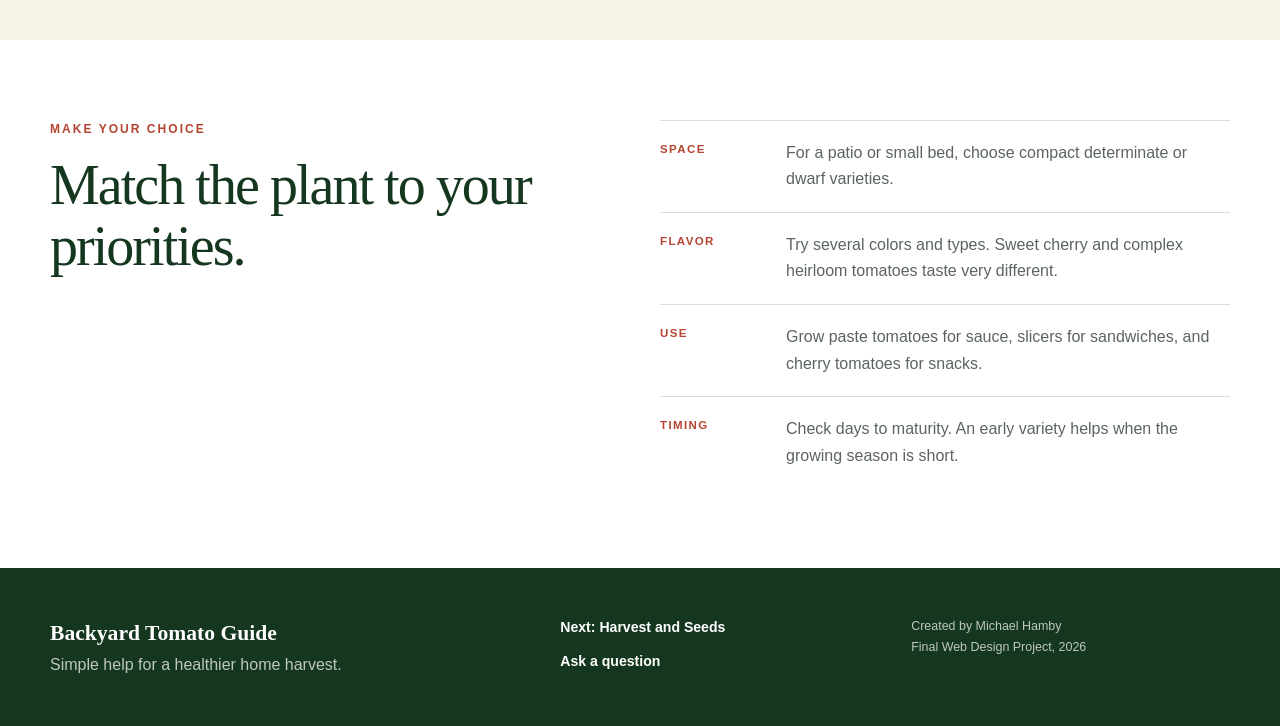
<file: varieties.html>
<!DOCTYPE html><html lang="en"><head>
  <!-- Student Name: Michael Hamby | File Name: varieties.html | Current Date: 08/07/2026 -->
  <meta charset="utf-8"><meta name="viewport" content="width=device-width, initial-scale=1"><meta name="description" content="Compare tomato sizes, flavors, uses, and growth habits."><title>Tomato Varieties | Backyard Tomato Guide</title><link rel="stylesheet" href="styles.css">
</head><body><a class="skip-link" href="#main-content">Skip to main content</a>
<header class="site-header"><div class="container nav-wrap"><a class="brand" href="index.html"><span class="brand-mark">BT</span><span class="brand-text">Backyard Tomato<small>Guide</small></span></a><button class="menu-button" type="button" aria-expanded="false" aria-controls="site-navigation"><span class="menu-icon"><span></span><span></span><span></span></span>Menu</button><nav class="site-nav" id="site-navigation" aria-label="Main navigation"><a href="index.html">Home</a><a href="getting-started.html">Getting Started</a><a href="plant-care.html">Plant Care</a><a class="active" href="varieties.html">Tomato Varieties</a><a href="harvest-seeds.html">Harvest and Seeds</a><a href="contact.html">Contact</a></nav></div></header>
<main id="main-content"><section class="page-hero"><div class="container"><div class="breadcrumbs"><a href="index.html">Home</a><span>/</span><span>Tomato Varieties</span></div><p class="eyebrow light">Tomato Varieties</p><h1>Choose a tomato that fits your table.</h1><p>Some are made for snacking, some for sauce, and some for one perfect summer sandwich.</p></div></section>
<section class="section"><div class="container"><div class="section-heading"><p class="eyebrow">Start with growth habit</p><h2>Determinate or indeterminate?</h2></div><div class="comparison-grid"><article class="comparison-card"><p class="label">Compact and concentrated</p><h3>Determinate</h3><p>These plants grow to a limited height and produce much of their crop over a shorter period. They work well in containers and for batch harvesting.</p></article><article class="comparison-card dark"><p class="label">Tall and continuous</p><h3>Indeterminate</h3><p>These vines continue growing and producing until frost or severe weather stops them. They need taller support and offer a longer harvest.</p></article></div></div></section>
<section class="table-section"><div class="container"><p class="eyebrow">At a glance</p><h2>Tomato type comparison.</h2><div class="table-wrap"><table><caption>Common tomato categories and typical qualities</caption><thead><tr><th scope="col">Type</th><th scope="col">Usual size</th><th scope="col">Flavor</th><th scope="col">Best use</th><th scope="col">Growth habit</th></tr></thead><tbody><tr><th scope="row">Cherry</th><td>Bite-sized</td><td>Sweet and bright</td><td>Snacking and salads</td><td>Often indeterminate</td></tr><tr><th scope="row">Roma or paste</th><td>Small to medium</td><td>Rich with less juice</td><td>Sauce and cooking</td><td>Often determinate</td></tr><tr><th scope="row">Beefsteak</th><td>Large</td><td>Full and juicy</td><td>Slicing and sandwiches</td><td>Usually indeterminate</td></tr><tr><th scope="row">Heirloom</th><td>Varies widely</td><td>Complex and distinctive</td><td>Fresh eating</td><td>Often indeterminate</td></tr></tbody></table></div></div></section>
<section class="section"><div class="container choice-grid"><div><p class="eyebrow red">Make your choice</p><h2>Match the plant to your priorities.</h2></div><div class="choice-list"><article><span>Space</span><p>For a patio or small bed, choose compact determinate or dwarf varieties.</p></article><article><span>Flavor</span><p>Try several colors and types. Sweet cherry and complex heirloom tomatoes taste very different.</p></article><article><span>Use</span><p>Grow paste tomatoes for sauce, slicers for sandwiches, and cherry tomatoes for snacks.</p></article><article><span>Timing</span><p>Check days to maturity. An early variety helps when the growing season is short.</p></article></div></div></section></main>
<footer class="site-footer"><div class="container footer-grid"><div><p class="footer-brand">Backyard Tomato Guide</p><p>Simple help for a healthier home harvest.</p></div><div class="footer-links"><a href="harvest-seeds.html">Next: Harvest and Seeds</a><a href="contact.html">Ask a question</a></div><p class="copyright">Created by Michael Hamby<br>Final Web Design Project, 2026</p></div></footer><script src="script.js"></script></body></html>
</file>
<file: styles.css>
:root {
  --green: #2f6b3c;
  --dark-green: #1f4d2c;
  --deep-green: #15371f;
  --red: #b54532;
  --pale: #edf5ea;
  --cream: #f7f3e9;
  --ink: #222;
  --muted: #5b655d;
  --line: #d9ded8;
  --white: #fff;
  --serif: Georgia, "Times New Roman", serif;
  --sans: Arial, Helvetica, sans-serif;
}

* { box-sizing: border-box; margin: 0; padding: 0; }
html { scroll-behavior: smooth; }
body { background: var(--white); color: var(--ink); font-family: var(--sans); line-height: 1.65; }
img { display: block; height: auto; max-width: 100%; }
a { color: inherit; }
button, input, select, textarea { font: inherit; }
.container { margin: 0 auto; max-width: 1180px; width: calc(100% - 2rem); }
.skip-link { background: #fff; color: var(--dark-green); font-weight: 700; left: 1rem; padding: .7rem 1rem; position: fixed; top: -5rem; z-index: 100; }
.skip-link:focus { top: 1rem; }

.site-header { background: rgba(255,255,255,.98); border-bottom: 1px solid var(--line); position: sticky; top: 0; z-index: 50; }
.nav-wrap { align-items: center; display: flex; justify-content: space-between; min-height: 76px; position: relative; }
.brand { align-items: center; display: flex; gap: .7rem; text-decoration: none; }
.brand-mark { align-items: center; background: var(--red); border-radius: 50%; color: #fff; display: flex; font-size: .68rem; font-weight: 800; height: 40px; justify-content: center; width: 40px; }
.brand-text { color: var(--dark-green); font-family: var(--serif); font-weight: 700; line-height: 1.05; }
.brand-text small { display: block; font-family: var(--sans); font-size: .62rem; letter-spacing: .18em; margin-top: .25rem; text-transform: uppercase; }
.menu-button { align-items: center; background: transparent; border: 1px solid var(--line); border-radius: 999px; color: var(--dark-green); cursor: pointer; display: flex; font-size: .8rem; font-weight: 800; gap: .55rem; padding: .62rem .9rem; text-transform: uppercase; }
.menu-icon { display: grid; gap: 3px; width: 15px; }
.menu-icon span { background: currentColor; display: block; height: 2px; }
.site-nav { background: #fff; border: 1px solid var(--line); box-shadow: 0 18px 45px rgba(25,56,33,.12); display: none; left: 0; padding: .6rem; position: absolute; right: 0; top: calc(100% + .5rem); }
.site-nav.open { display: grid; }
.site-nav a { border-radius: .35rem; color: #39423c; font-size: .9rem; font-weight: 700; padding: .75rem; text-decoration: none; }
.site-nav a:hover, .site-nav a:focus-visible, .site-nav a.active { background: var(--pale); color: var(--dark-green); }

.hero { align-items: center; background: linear-gradient(90deg,rgba(19,55,31,.97),rgba(27,76,42,.85) 48%,rgba(24,63,34,.22)), url("images/tomato-hero.jpg") center/cover no-repeat; color: #fff; display: flex; min-height: 650px; position: relative; }
.hero-content { padding: 6rem 0 8rem; }
.eyebrow { color: var(--green); font-size: .75rem; font-weight: 800; letter-spacing: .17em; margin-bottom: 1rem; text-transform: uppercase; }
.eyebrow.light { color: #dceacb; }
.eyebrow.red { color: var(--red); }
.hero h1, .page-hero h1 { font-family: var(--serif); font-size: clamp(3rem,10vw,6.4rem); font-weight: 500; letter-spacing: -.045em; line-height: .98; max-width: 800px; }
.hero-lede { color: rgba(255,255,255,.88); font-size: 1.2rem; margin-top: 1.5rem; max-width: 590px; }
.button-row { align-items: center; display: flex; flex-wrap: wrap; gap: 1.2rem; margin-top: 2rem; }
.button { border: 2px solid transparent; border-radius: 999px; display: inline-flex; font-size: .88rem; font-weight: 800; justify-content: center; padding: .85rem 1.25rem; text-decoration: none; }
.button-primary { background: var(--red); color: #fff; }
.button-primary:hover, .button-primary:focus-visible { background: #963827; }
.text-link { color: #fff; font-size: .92rem; font-weight: 800; text-decoration: none; }
.hero-fact { align-items: center; background: var(--cream); bottom: 0; color: var(--dark-green); display: flex; gap: .8rem; padding: 1.2rem 1.6rem; position: absolute; right: 0; }
.hero-fact strong { font-family: var(--serif); font-size: 2rem; }
.hero-fact span { font-size: .7rem; font-weight: 800; line-height: 1.2; max-width: 80px; text-transform: uppercase; }

.intro, .soft-section, .table-section { background: var(--cream); padding: 4.5rem 0; }
.section { padding: 5rem 0; }
.intro-grid, .two-column, .contact-layout, .choice-grid { display: grid; gap: 2.5rem; }
h2 { color: var(--deep-green); font-family: var(--serif); font-size: clamp(2rem,5vw,3.5rem); font-weight: 500; letter-spacing: -.035em; line-height: 1.08; }
h3 { color: var(--dark-green); font-family: var(--serif); font-size: 1.55rem; line-height: 1.2; }
.large-copy { color: var(--muted); font-size: 1.08rem; }
.section-heading { margin-bottom: 2.5rem; }
.split-heading { display: grid; gap: 1rem; }
.split-heading > p { color: var(--muted); max-width: 500px; }
.guide-grid, .three-grid, .four-grid, .problem-grid { display: grid; gap: 1rem; }
.guide-card, .info-card, .care-card, .problem-card { border: 1px solid var(--line); padding: 1.5rem; }
.guide-card { display: flex; flex-direction: column; min-height: 280px; }
.guide-card .number, .card-kicker { color: var(--red); font-size: .7rem; font-weight: 900; letter-spacing: .14em; text-transform: uppercase; }
.guide-card h3 { margin-top: 1rem; }
.guide-card p, .info-card p, .care-card p, .problem-card p { color: var(--muted); font-size: .94rem; margin-top: .7rem; }
.guide-card a { color: var(--dark-green); font-size: .82rem; font-weight: 800; margin-top: auto; padding-top: 1.2rem; text-decoration: none; }
.seasonal { background: var(--pale); padding: 4.5rem 0; }
.seasonal-grid { align-items: center; display: grid; gap: 2rem; }
.tip-circle { align-items: center; background: var(--dark-green); border-radius: 50%; color: #fff; display: flex; flex-direction: column; height: 125px; justify-content: center; width: 125px; }
.tip-circle small { font-size: .65rem; font-weight: 800; letter-spacing: .15em; text-transform: uppercase; }
.tip-circle strong { font-family: var(--serif); font-size: 2rem; }

.page-hero { background: var(--deep-green); color: #fff; padding: 3.5rem 0 4.5rem; }
.page-hero h1 { font-size: clamp(2.8rem,8vw,5.7rem); }
.page-hero > .container > p:last-child { color: rgba(255,255,255,.78); font-size: 1.1rem; margin-top: 1.4rem; max-width: 700px; }
.breadcrumbs { color: rgba(255,255,255,.65); display: flex; font-size: .72rem; gap: .5rem; margin-bottom: 2.4rem; }
.breadcrumbs a:hover { color: #fff; }
.note-card { background: var(--cream); border-left: 5px solid var(--red); padding: 2rem; }
.note-card > p:first-child { color: var(--red); font-size: .72rem; font-weight: 900; letter-spacing: .14em; margin-bottom: 1rem; text-transform: uppercase; }
.check-list { list-style: none; }
.check-list li { border-bottom: 1px solid #d8d6cc; padding: .65rem 0 .65rem 1.7rem; position: relative; }
.check-list li::before { color: var(--green); content: "✓"; font-weight: 900; left: 0; position: absolute; }
.soft-section { background: var(--pale); }
.info-card { background: #fff; }
.info-card h3, .care-card h3, .problem-card h3 { margin-top: .7rem; }
.supply-list { list-style: none; }
.supply-list li { border-bottom: 1px solid var(--line); padding: 1rem 0 1rem 2.5rem; position: relative; }
.supply-list li::before { background: var(--pale); border-radius: 50%; color: var(--green); content: "✓"; font-weight: 900; height: 30px; left: 0; line-height: 30px; position: absolute; text-align: center; width: 30px; }
.dark-section { background: var(--deep-green); color: #fff; padding: 5rem 0; }
.dark-section h2, .dark-section h3 { color: #fff; }
.step-list, .seed-steps { list-style: none; margin-top: 2.5rem; }
.step-list li, .seed-steps li { border-top: 1px solid rgba(255,255,255,.2); display: grid; gap: 1rem; grid-template-columns: 50px 1fr; padding: 1.3rem 0; }
.step-list li > span, .seed-steps li > span { color: #e2b959; font-size: .78rem; font-weight: 900; }
.step-list p, .seed-steps p { color: rgba(255,255,255,.72); font-size: .92rem; }
.care-card { background: var(--cream); border-top: 4px solid var(--green); }
.care-card > span { color: var(--red); font-size: .68rem; font-weight: 900; letter-spacing: .14em; text-transform: uppercase; }

.table-wrap { overflow-x: auto; }
table { border-collapse: collapse; min-width: 850px; width: 100%; }
caption { color: var(--muted); font-size: .82rem; padding-bottom: .7rem; text-align: left; }
th, td { border-bottom: 1px solid #cfd3cb; padding: 1rem; text-align: left; vertical-align: top; }
thead th { background: var(--dark-green); color: #fff; font-size: .75rem; }
tbody th { color: var(--dark-green); font-size: .88rem; }
tbody td { color: #4f5852; font-size: .88rem; }
tbody tr:nth-child(even) { background: rgba(255,255,255,.6); }

.comparison-grid { display: grid; gap: 1rem; }
.comparison-card { background: var(--pale); padding: 2rem; }
.comparison-card h3 { font-size: 2.5rem; margin: .8rem 0; }
.comparison-card .label { color: var(--red); font-size: .7rem; font-weight: 900; letter-spacing: .12em; text-transform: uppercase; }
.comparison-card p { color: var(--muted); }
.comparison-card.dark { background: var(--dark-green); color: #fff; }
.comparison-card.dark h3, .comparison-card.dark p { color: #fff; }
.choice-list article { border-top: 1px solid var(--line); padding: 1.2rem 0; }
.choice-list span { color: var(--red); font-size: .72rem; font-weight: 900; letter-spacing: .12em; text-transform: uppercase; }
.choice-list p { color: var(--muted); }
.warning { background: #f4e4bc; color: #4d3a0c; margin-top: 2rem; padding: 1.2rem 1.4rem; }

.contact-form { background: var(--cream); padding: 1.5rem; }
.form-grid { display: grid; gap: 1rem; }
.field { margin-bottom: 1rem; }
.field label { color: var(--dark-green); display: block; font-size: .78rem; font-weight: 900; margin-bottom: .35rem; }
.field input, .field select, .field textarea { background: #fff; border: 1px solid #bfc5bc; padding: .75rem; width: 100%; }
.form-actions { display: flex; flex-wrap: wrap; gap: .8rem; margin-top: 1rem; }
.reset-button { background: transparent; border-color: #9ea69c; color: var(--dark-green); cursor: pointer; }
.form-status { background: var(--pale); border-left: 4px solid var(--green); color: var(--dark-green); display: none; font-size: .88rem; font-weight: 700; margin-top: 1rem; padding: 1rem; }
.about-project { border-top: 3px solid var(--green); margin-top: 2rem; padding-top: 1rem; }
.about-project p { color: var(--muted); margin-top: .5rem; }

.site-footer { background: var(--deep-green); color: rgba(255,255,255,.72); padding: 3rem 0; }
.footer-grid { display: grid; gap: 2rem; }
.footer-brand { color: #fff; font-family: var(--serif); font-size: 1.35rem; font-weight: 700; }
.footer-links { display: grid; gap: .4rem; }
.footer-links a { color: #fff; font-size: .88rem; font-weight: 700; text-decoration: none; }
.copyright { font-size: .78rem; }
:focus-visible { outline: 3px solid #e6a635; outline-offset: 3px; }

@media (min-width: 550px) {
  .container { width: calc(100% - 3rem); }
  .guide-grid, .three-grid, .problem-grid, .four-grid, .form-grid { grid-template-columns: repeat(2, minmax(0,1fr)); }
  .footer-grid { grid-template-columns: 1.5fr 1fr 1fr; }
}

@media (min-width: 769px) {
  .menu-button { display: none; }
  .site-nav { align-items: center; background: transparent; border: 0; box-shadow: none; display: flex; gap: .1rem; padding: 0; position: static; }
  .site-nav a { font-size: .76rem; padding: .55rem .63rem; }
  .site-nav a.active { background: transparent; box-shadow: inset 0 -2px var(--red); }
  .intro-grid, .two-column, .choice-grid, .contact-layout { align-items: start; grid-template-columns: 1fr 1fr; }
  .split-heading { align-items: end; grid-template-columns: 1fr .6fr; }
  .guide-grid, .four-grid { grid-template-columns: repeat(4, minmax(0,1fr)); }
  .three-grid, .problem-grid { grid-template-columns: repeat(3, minmax(0,1fr)); }
  .seasonal-grid { grid-template-columns: 140px 1fr auto; }
  .comparison-grid { grid-template-columns: repeat(2, minmax(0,1fr)); }
  .choice-list article { display: grid; gap: 1rem; grid-template-columns: 110px 1fr; }
  .contact-layout { grid-template-columns: .8fr 1.2fr; }
}

@media (prefers-reduced-motion: reduce) { * { scroll-behavior: auto !important; } }
</file>
